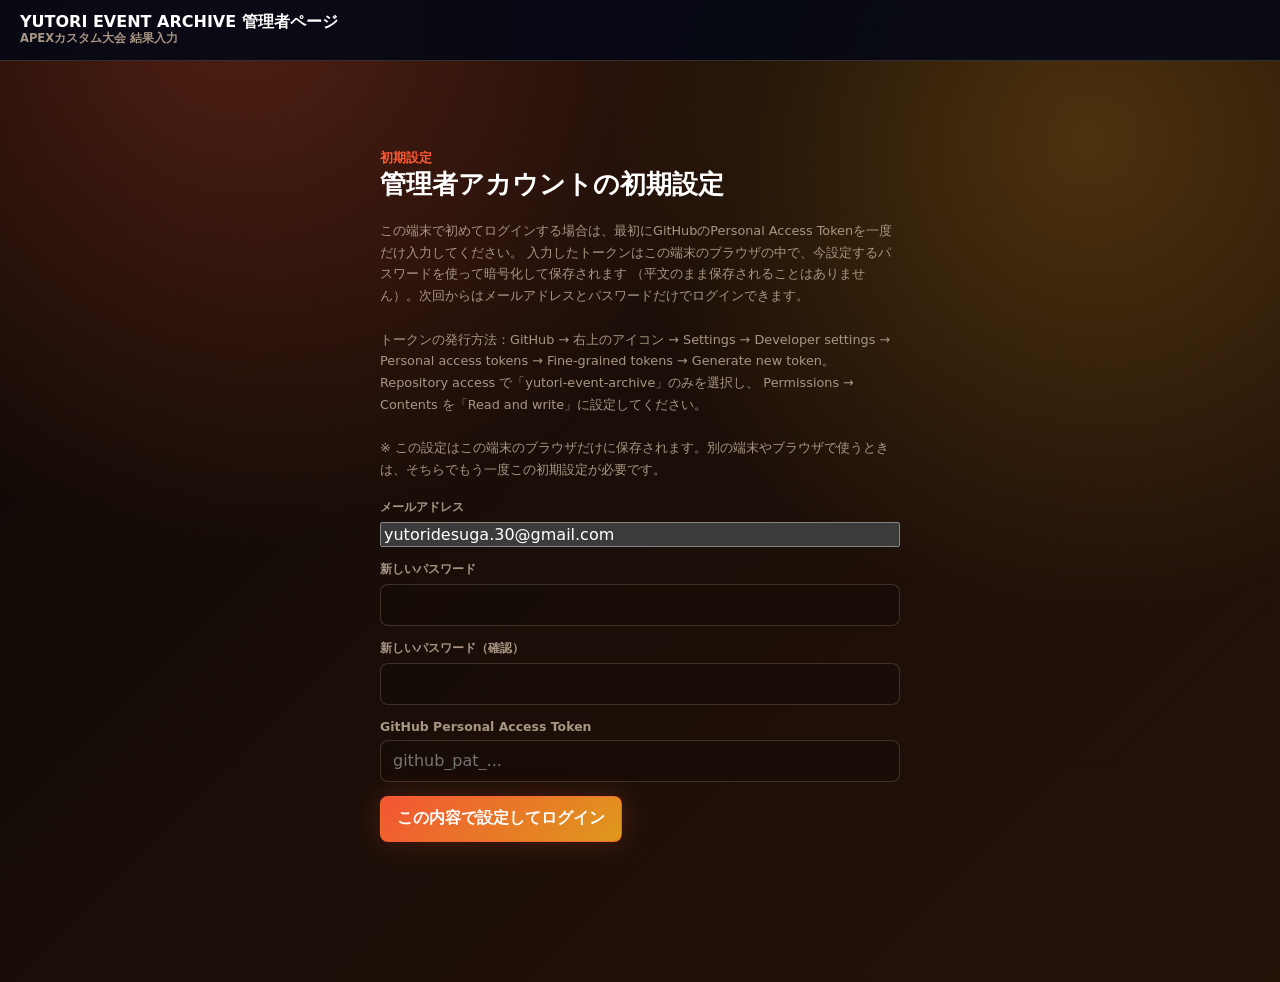
<file: admin/index.html>
<!doctype html>
<html lang="ja">
  <head>
    <meta charset="UTF-8" />
    <meta name="viewport" content="width=device-width, initial-scale=1.0" />
    <meta name="robots" content="noindex, nofollow" />
    <meta name="description" content="YUTORI EVENT ARCHIVE 管理者ページ" />
    <title>管理者ページ | YUTORI EVENT ARCHIVE</title>
    <link rel="icon" href="../images/common/dachshund-logo.svg" />
    <link rel="stylesheet" href="../assets/css/styles.css" />
    <link rel="stylesheet" href="../assets/css/admin.css" />
  </head>
  <body data-page="admin">
    <div id="admin-app"></div>
    <script type="module" src="../assets/js/admin.js"></script>
  </body>
</html>
</file>
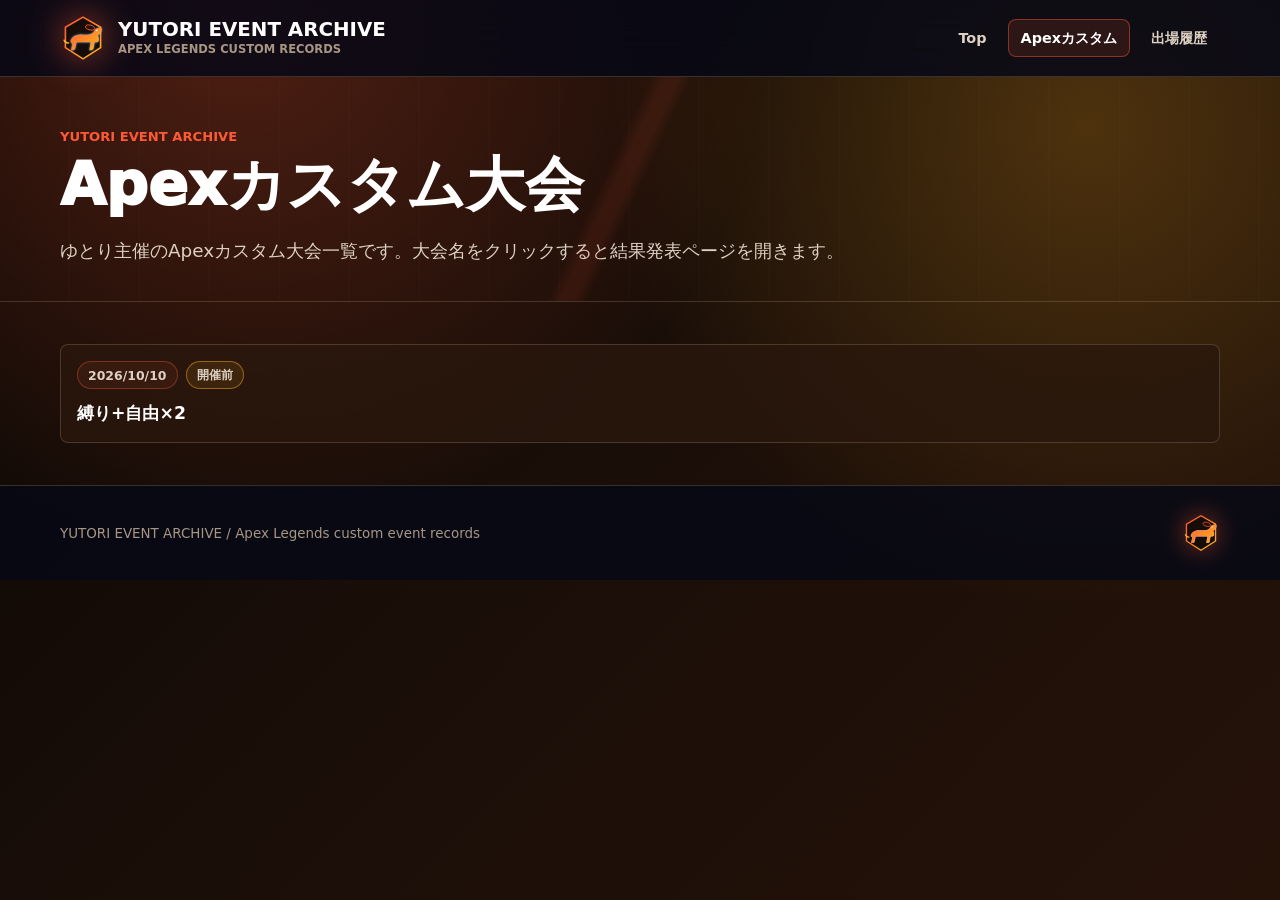
<file: apex-custom/index.html>
<!doctype html>
<html lang="ja">
  <head>
    <meta charset="UTF-8" />
    <meta name="viewport" content="width=device-width, initial-scale=1.0" />
    <meta name="description" content="ゆとり主催 Apex カスタム大会一覧" />
    <title>Apexカスタム一覧 | YUTORI EVENT ARCHIVE</title>
    <link rel="icon" href="../images/common/dachshund-logo.svg" />
    <link rel="stylesheet" href="../assets/css/styles.css" />
  </head>
  <body data-page="apex-list" data-category="apex-custom">
    <div id="app"></div>
    <script type="module" src="../assets/js/app.js"></script>
  </body>
</html>
</file>
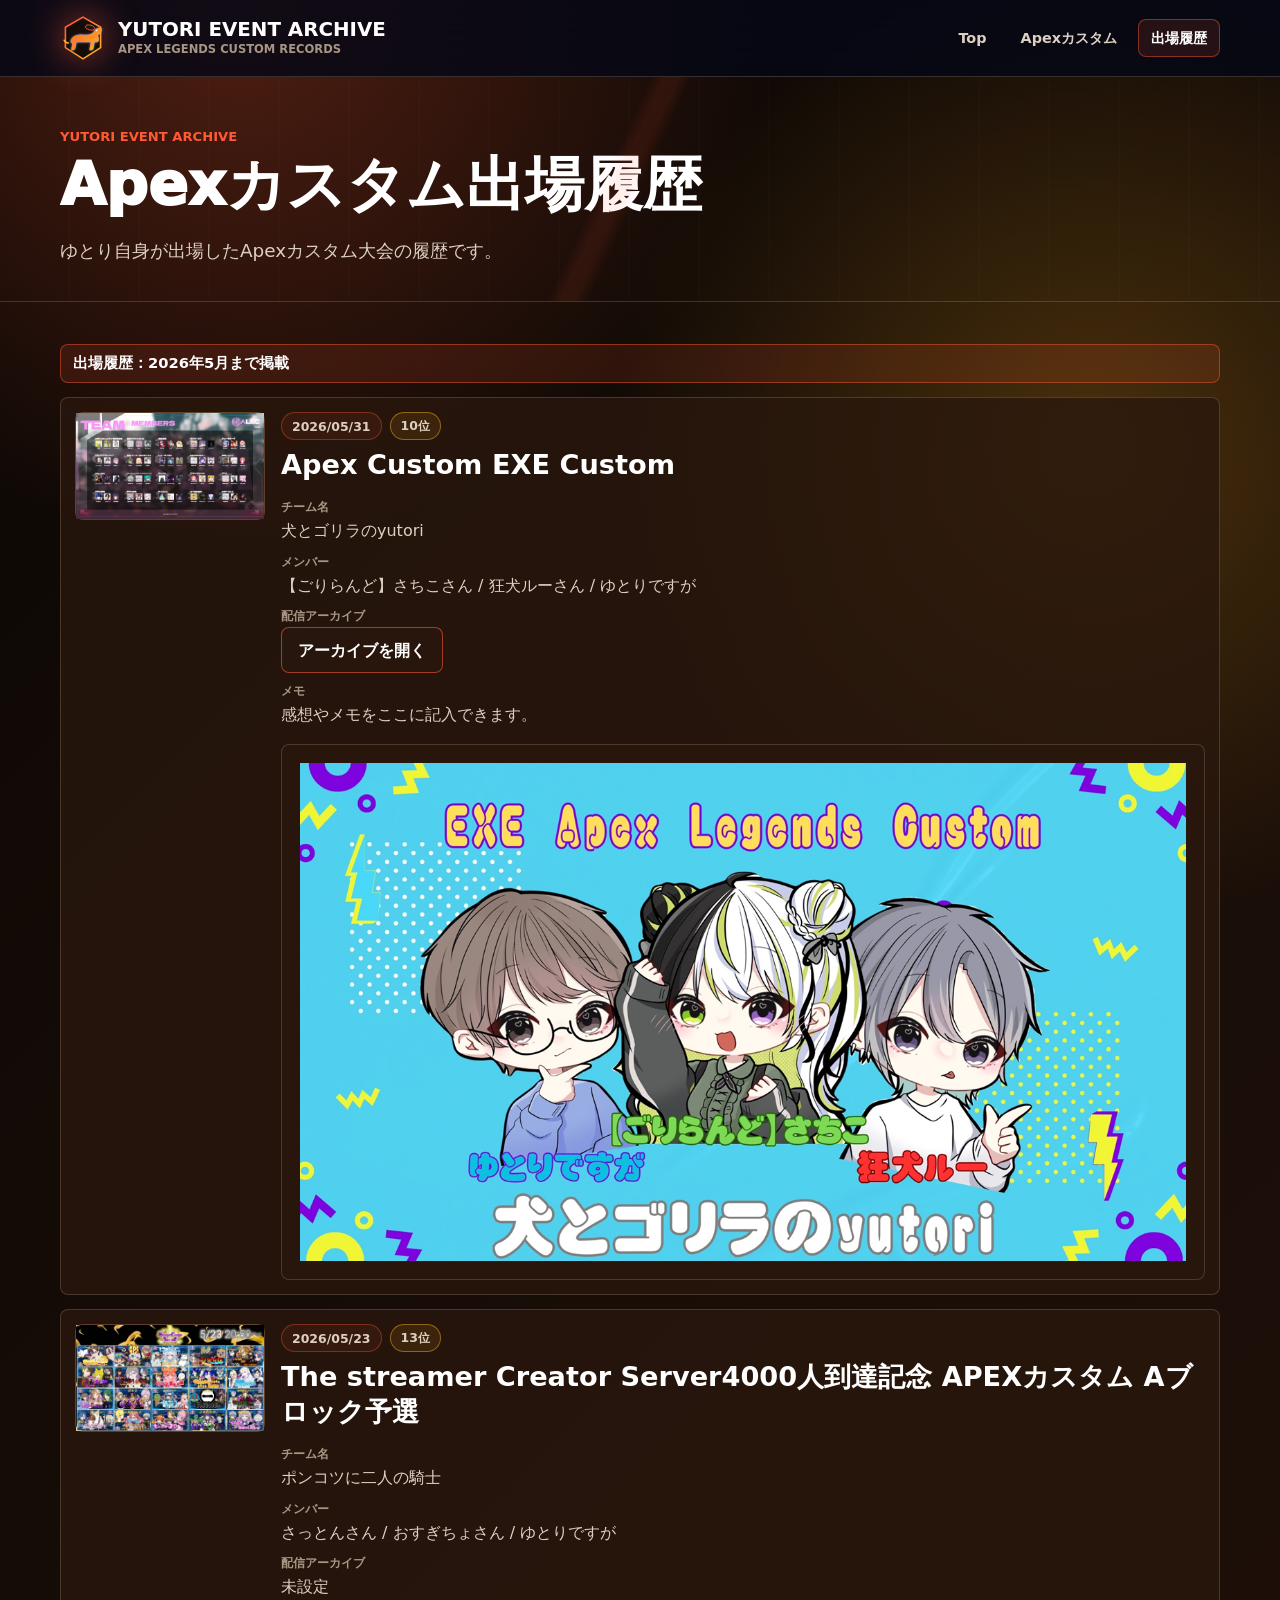
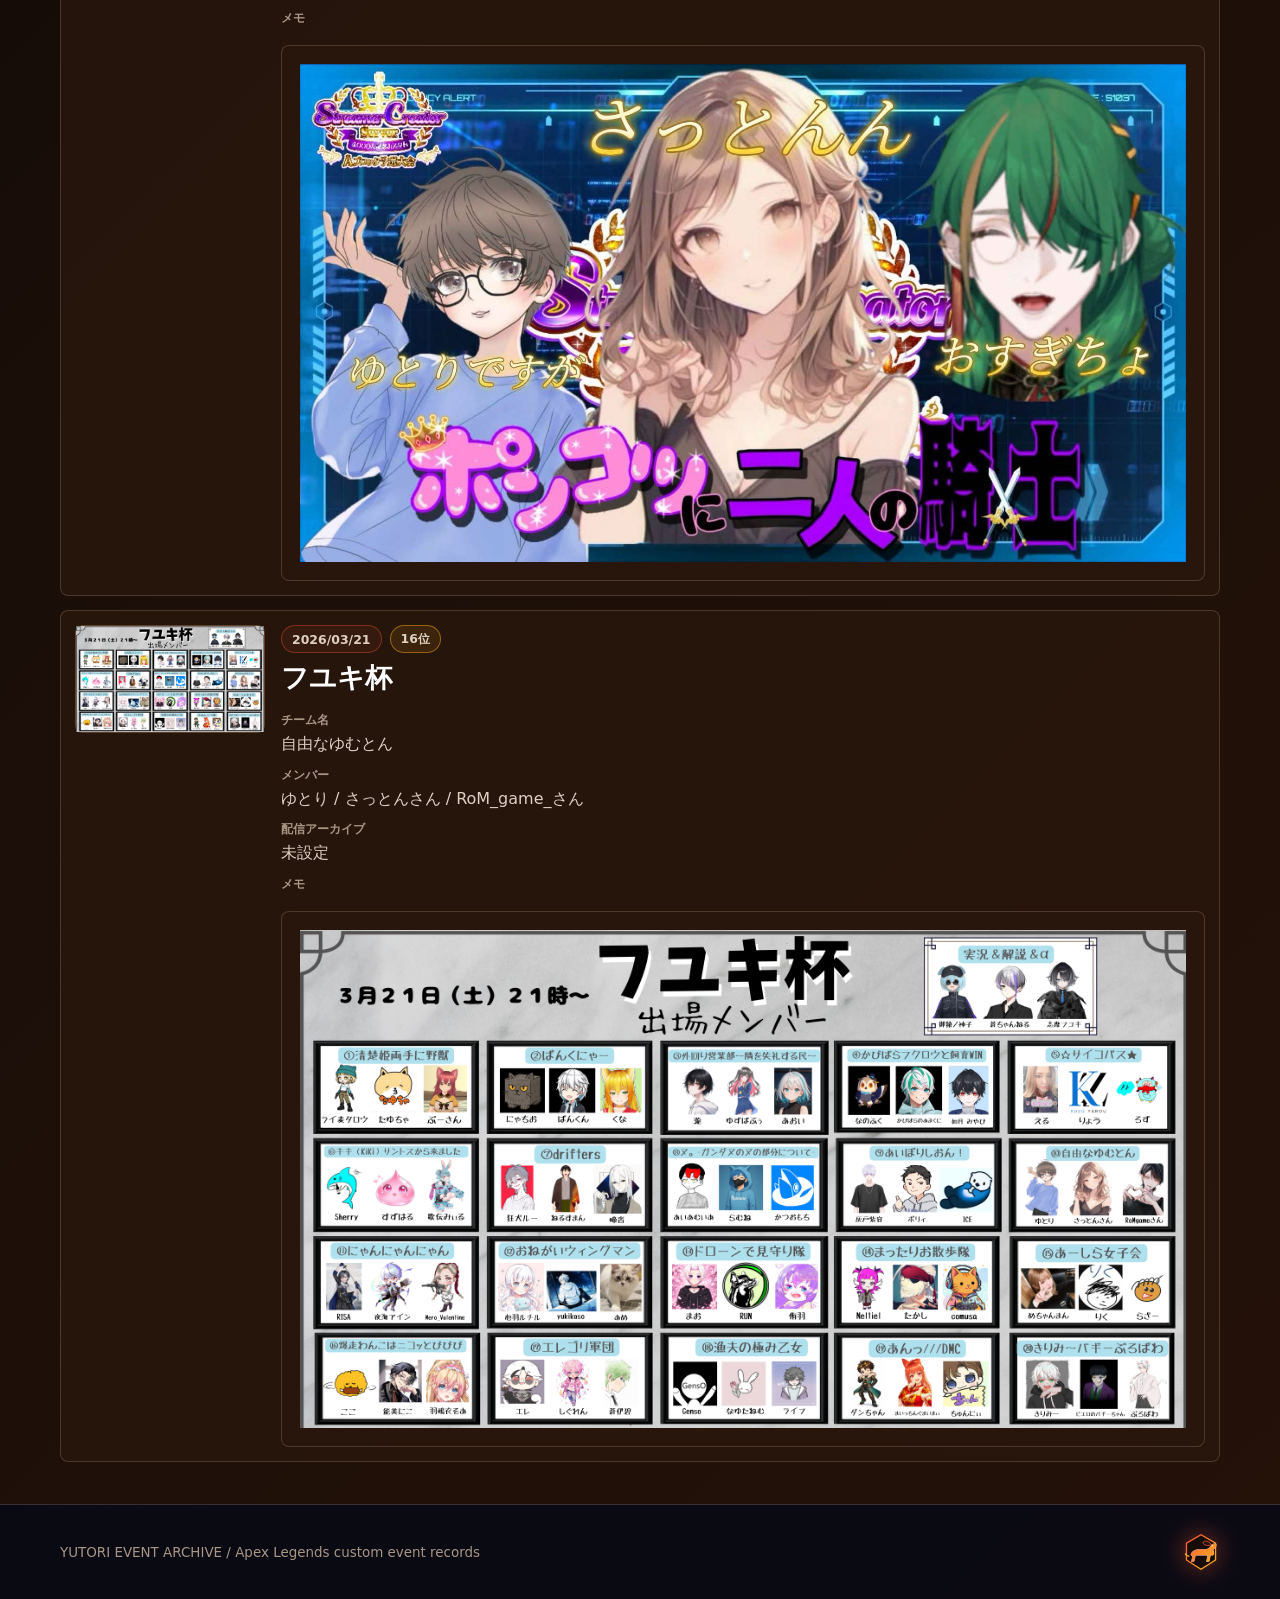
<file: participation-history/index.html>
<!doctype html>
<html lang="ja">
  <head>
    <meta charset="UTF-8" />
    <meta name="viewport" content="width=device-width, initial-scale=1.0" />
    <meta name="description" content="ゆとり Apex カスタム出場履歴" />
    <title>Apexカスタム出場履歴 | YUTORI EVENT ARCHIVE</title>
    <link rel="icon" href="../images/common/dachshund-logo.svg" />
    <link rel="stylesheet" href="../assets/css/styles.css" />
  </head>
  <body data-page="participation">
    <div id="app"></div>
    <script type="module" src="../assets/js/app.js"></script>
  </body>
</html>
</file>
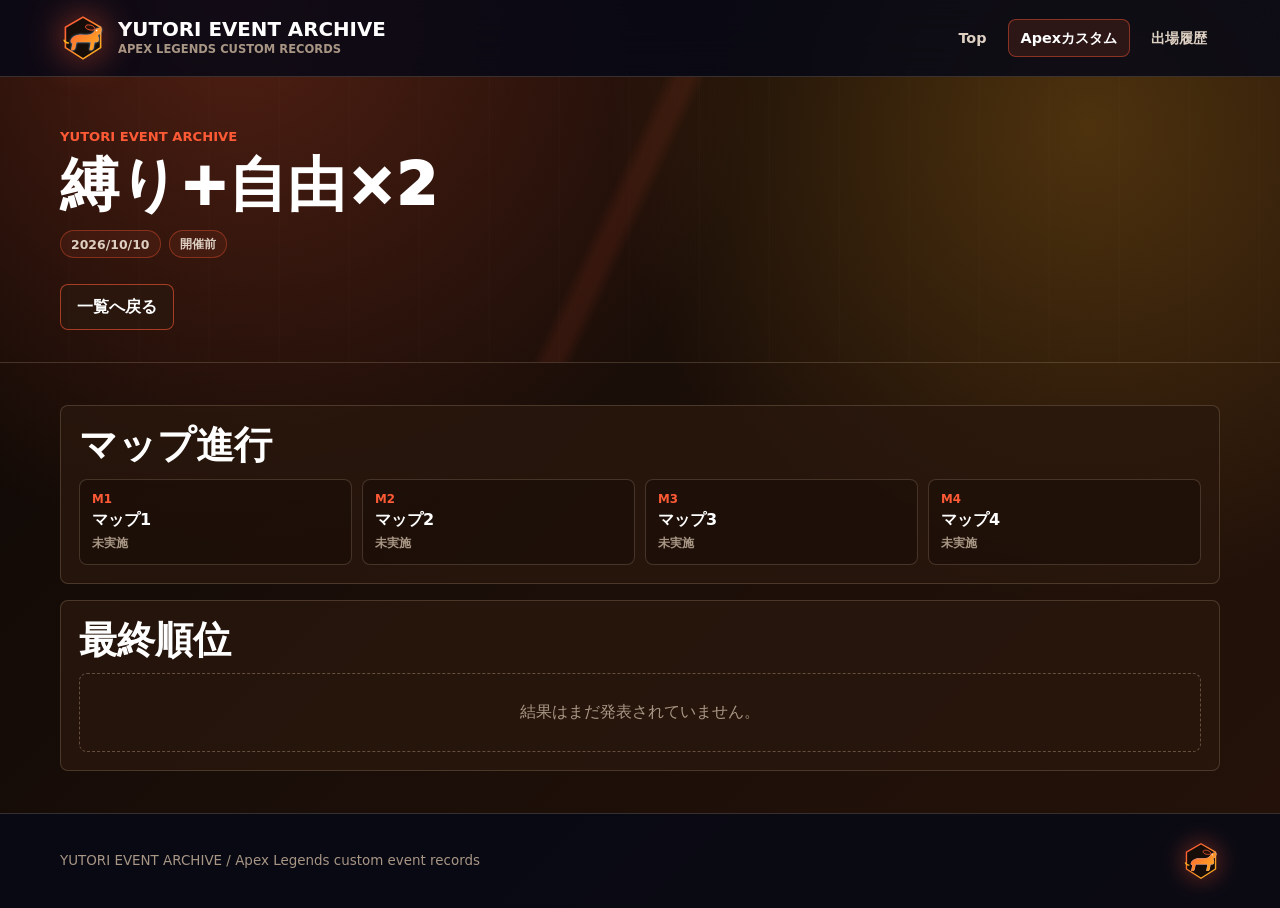
<file: apex-custom/detail.html>
<!doctype html>
<html lang="ja">
  <head>
    <meta charset="UTF-8" />
    <meta name="viewport" content="width=device-width, initial-scale=1.0" />
    <meta name="description" content="Apex カスタム大会詳細" />
    <title>Apexカスタム詳細 | YUTORI EVENT ARCHIVE</title>
    <link rel="icon" href="../images/common/dachshund-logo.svg" />
    <link rel="stylesheet" href="../assets/css/styles.css" />
  </head>
  <body data-page="apex-detail" data-category="apex-custom">
    <div id="app"></div>
    <script type="module" src="../assets/js/app.js"></script>
  </body>
</html>
</file>
<file: assets/css/styles.css>
:root {
  --blue: #ff5a36;
  --navy: #241209;
  --purple: #ffb020;
  --white: #ffffff;
  --ink: #ddd0c2;
  --muted: #a89685;
  --panel: rgba(42, 24, 14, 0.78);
  --line: rgba(196, 168, 140, 0.24);
  --danger: #ff3d68;
  color-scheme: dark;
  font-family:
    "Inter", "Noto Sans JP", "Yu Gothic UI", "Hiragino Sans",
    system-ui, sans-serif;
}

* {
  box-sizing: border-box;
}

html {
  background: #0b0704;
  scroll-behavior: smooth;
}

body {
  overflow-x: hidden;
  min-height: 100vh;
  margin: 0;
  color: var(--white);
  background:
    radial-gradient(circle at 18% 0%, rgba(255, 90, 54, 0.28), transparent 34rem),
    radial-gradient(circle at 85% 14%, rgba(255, 176, 32, 0.22), transparent 30rem),
    linear-gradient(135deg, #0b0704 0%, #1a0e08 48%, #241209 100%);
}

a {
  color: inherit;
  text-decoration: none;
}

img {
  display: block;
  max-width: 100%;
}

button,
input,
select,
textarea {
  font: inherit;
}

.site-shell {
  min-height: 100vh;
  overflow: hidden;
}

.site-header {
  position: sticky;
  top: 0;
  z-index: 20;
  border-bottom: 1px solid var(--line);
  background: rgba(5, 8, 22, 0.82);
  backdrop-filter: blur(18px);
}

.header-inner,
.section-inner,
.footer-inner {
  width: min(1160px, calc(100% - 32px));
  margin: 0 auto;
}

.header-inner {
  display: flex;
  align-items: center;
  justify-content: space-between;
  gap: 18px;
  min-height: 76px;
}

.brand {
  display: inline-flex;
  align-items: center;
  gap: 12px;
  min-width: 0;
  max-width: 100%;
}

.brand-mark {
  width: 46px;
  height: 46px;
  flex: 0 0 auto;
  filter: drop-shadow(0 0 18px rgba(255, 90, 54, 0.6));
}

.brand-text {
  display: grid;
  gap: 2px;
}

.brand-title {
  font-size: clamp(1rem, 2.6vw, 1.24rem);
  font-weight: 900;
  line-height: 1.05;
  letter-spacing: 0;
  overflow-wrap: anywhere;
}

.brand-sub {
  color: var(--muted);
  font-size: 0.72rem;
  font-weight: 700;
  text-transform: uppercase;
}

.nav {
  display: flex;
  align-items: center;
  gap: 8px;
  max-width: 100%;
}

.nav a {
  min-height: 38px;
  display: inline-flex;
  align-items: center;
  border: 1px solid transparent;
  border-radius: 8px;
  padding: 0 12px;
  color: var(--ink);
  font-size: 0.9rem;
  font-weight: 800;
}

.nav a:hover,
.nav a[aria-current="page"] {
  border-color: rgba(255, 90, 54, 0.45);
  color: var(--white);
  background: rgba(255, 90, 54, 0.12);
}

.hero {
  position: relative;
  padding: 70px 0 34px;
  border-bottom: 1px solid var(--line);
}

.hero::before {
  position: absolute;
  inset: 0;
  content: "";
  opacity: 0.18;
  background:
    linear-gradient(115deg, transparent 0 47%, rgba(255, 90, 54, 0.5) 48% 49%, transparent 50%),
    repeating-linear-gradient(90deg, transparent 0 68px, rgba(255, 255, 255, 0.08) 69px 70px);
  pointer-events: none;
}

.hero-grid {
  position: relative;
  display: grid;
  grid-template-columns: minmax(0, 1.2fr) minmax(280px, 0.8fr);
  gap: 30px;
  align-items: center;
}

.eyebrow {
  color: var(--blue);
  font-size: 0.82rem;
  font-weight: 900;
  text-transform: uppercase;
}

h1,
h2,
h3,
p {
  margin: 0;
}

.hero h1 {
  margin-top: 10px;
  max-width: 760px;
  font-size: clamp(2.55rem, 8vw, 5.9rem);
  line-height: 0.92;
  font-weight: 950;
  letter-spacing: 0;
  overflow-wrap: anywhere;
}

.hero-copy {
  margin-top: 18px;
  max-width: 680px;
  color: var(--ink);
  font-size: clamp(1rem, 2vw, 1.15rem);
  line-height: 1.9;
}

.page-hero {
  padding: 52px 0 32px;
}

.page-hero h1 {
  max-width: 1120px;
  font-size: clamp(2.15rem, 4.6vw, 4.35rem);
  line-height: 1.06;
}

.page-hero .hero-copy {
  max-width: 900px;
}

.hero-actions {
  display: flex;
  flex-wrap: wrap;
  gap: 12px;
  margin-top: 26px;
}

.button {
  min-height: 46px;
  display: inline-flex;
  align-items: center;
  justify-content: center;
  gap: 8px;
  border: 1px solid rgba(255, 90, 54, 0.58);
  border-radius: 8px;
  padding: 0 16px;
  color: var(--white);
  background: linear-gradient(135deg, rgba(255, 90, 54, 0.95), rgba(255, 176, 32, 0.86));
  box-shadow: 0 0 28px rgba(255, 90, 54, 0.22);
  font-weight: 900;
}

.button.secondary {
  background: rgba(42, 24, 14, 0.72);
  box-shadow: none;
}

.hero-emblem {
  position: relative;
  min-height: 320px;
  display: grid;
  place-items: center;
}

.emblem-ring {
  width: min(340px, 84vw);
  aspect-ratio: 1;
  display: grid;
  place-items: center;
  border: 1px solid rgba(255, 90, 54, 0.48);
  border-radius: 50%;
  background:
    linear-gradient(145deg, rgba(255, 90, 54, 0.18), rgba(255, 176, 32, 0.1)),
    rgba(20, 11, 6, 0.72);
  box-shadow:
    inset 0 0 50px rgba(255, 90, 54, 0.16),
    0 0 60px rgba(255, 90, 54, 0.2);
}

.emblem-ring img {
  width: 72%;
  filter: drop-shadow(0 0 24px rgba(255, 90, 54, 0.75));
}

.section {
  padding: 42px 0;
}

.section-head {
  display: flex;
  align-items: end;
  justify-content: space-between;
  gap: 18px;
  margin-bottom: 18px;
}

.section h2 {
  font-size: clamp(1.55rem, 4vw, 2.4rem);
  line-height: 1.1;
}

.section-lead {
  max-width: 720px;
  color: var(--ink);
  line-height: 1.8;
}

.grid {
  display: grid;
  grid-template-columns: repeat(auto-fit, minmax(min(100%, 280px), 1fr));
  gap: 16px;
}

.card {
  position: relative;
  min-width: 0;
  overflow: hidden;
  border: 1px solid var(--line);
  border-radius: 8px;
  background: var(--panel);
}

.card-media {
  aspect-ratio: 16 / 9;
  display: grid;
  place-items: center;
  border-bottom: 1px solid var(--line);
  background:
    linear-gradient(135deg, rgba(255, 90, 54, 0.18), rgba(255, 176, 32, 0.18)),
    #140a06;
}

.card-media img {
  width: 100%;
  height: 100%;
  object-fit: cover;
}

.image-placeholder {
  width: 100%;
  height: 100%;
  display: grid;
  place-items: center;
  padding: 18px;
  color: var(--muted);
  font-weight: 900;
  text-align: center;
  background:
    linear-gradient(135deg, rgba(255, 90, 54, 0.13), rgba(255, 176, 32, 0.1)),
    repeating-linear-gradient(135deg, rgba(255, 255, 255, 0.06) 0 1px, transparent 1px 14px);
}

.card-body {
  display: grid;
  gap: 12px;
  padding: 16px;
}

.meta-row {
  display: flex;
  flex-wrap: wrap;
  gap: 8px;
}

.pill {
  min-height: 28px;
  display: inline-flex;
  align-items: center;
  border: 1px solid rgba(255, 90, 54, 0.36);
  border-radius: 999px;
  padding: 0 10px;
  color: var(--ink);
  background: rgba(255, 90, 54, 0.08);
  font-size: 0.78rem;
  font-weight: 800;
}

.pill.purple {
  border-color: rgba(255, 176, 32, 0.46);
  background: rgba(255, 176, 32, 0.1);
}

.card h3 {
  font-size: 1.08rem;
  line-height: 1.45;
  overflow-wrap: anywhere;
}

.card p {
  color: var(--ink);
  line-height: 1.7;
}

.panel {
  min-width: 0;
  border: 1px solid var(--line);
  border-radius: 8px;
  padding: 18px;
  background: var(--panel);
}

.panel + .panel {
  margin-top: 16px;
}

.panel h2,
.panel h3 {
  margin-bottom: 12px;
}

.content-text {
  color: var(--ink);
  line-height: 1.85;
  white-space: pre-line;
}

.table-wrap {
  overflow-x: auto;
  border: 1px solid var(--line);
  border-radius: 8px;
}

table {
  width: 100%;
  min-width: 620px;
  border-collapse: collapse;
}

th,
td {
  border-bottom: 1px solid var(--line);
  padding: 12px;
  text-align: left;
  vertical-align: top;
}

th {
  color: var(--white);
  background: rgba(255, 90, 54, 0.12);
  font-size: 0.82rem;
}

td {
  color: var(--ink);
}

tr:last-child td {
  border-bottom: 0;
}

.map-progress {
  display: flex;
  flex-wrap: wrap;
  gap: 10px;
}

.map-step {
  min-width: 0;
  flex: 1 1 140px;
  display: grid;
  gap: 4px;
  border: 1px solid var(--line);
  border-radius: 8px;
  padding: 12px;
  background: rgba(20, 11, 6, 0.42);
}

.map-step.done {
  border-color: rgba(255, 90, 54, 0.5);
  background: rgba(255, 90, 54, 0.1);
}

.map-step-label {
  color: var(--blue);
  font-size: 0.74rem;
  font-weight: 900;
}

.map-step-name {
  font-weight: 800;
  overflow-wrap: anywhere;
}

.map-step-status {
  color: var(--muted);
  font-size: 0.76rem;
  font-weight: 800;
}

.map-step.done .map-step-status {
  color: var(--blue);
}

.rank-podium {
  display: flex;
  flex-wrap: wrap;
  gap: 12px;
  margin-bottom: 14px;
}

.rank-card {
  min-width: 0;
  flex: 1 1 220px;
  overflow: hidden;
  border: 1px solid var(--line);
  border-radius: 8px;
  background: rgba(20, 11, 6, 0.42);
}

.rank-card.gold {
  order: 2;
  border-color: rgba(250, 204, 21, 0.6);
  background: rgba(250, 204, 21, 0.1);
}

.rank-card.silver {
  order: 1;
  border-color: rgba(203, 213, 225, 0.5);
  background: rgba(203, 213, 225, 0.08);
}

.rank-card.bronze {
  order: 3;
  border-color: rgba(217, 119, 6, 0.55);
  background: rgba(217, 119, 6, 0.1);
}

.rank-podium .rank-card[open] {
  order: 4;
  flex: 1 1 100%;
}

.rank-list {
  display: grid;
  gap: 8px;
}

.rank-row {
  overflow: hidden;
  border: 1px solid var(--line);
  border-radius: 8px;
  background: rgba(20, 11, 6, 0.42);
}

.rank-card > summary,
.rank-row > summary {
  display: flex;
  align-items: center;
  gap: 10px;
  min-height: 52px;
  padding: 12px 14px;
  cursor: pointer;
  list-style: none;
}

.rank-card > summary::-webkit-details-marker,
.rank-row > summary::-webkit-details-marker {
  display: none;
}

.rank-badge {
  min-width: 44px;
  color: var(--white);
  font-weight: 900;
}

.rank-team-name {
  flex: 1 1 auto;
  min-width: 0;
  font-weight: 800;
  overflow-wrap: anywhere;
}

.rank-points {
  color: var(--blue);
  font-weight: 900;
  white-space: nowrap;
}

.rank-chevron {
  width: 10px;
  height: 10px;
  flex: 0 0 auto;
  border-right: 2px solid var(--muted);
  border-bottom: 2px solid var(--muted);
  transform: rotate(45deg);
  transition: transform 0.2s ease;
}

details[open] .rank-chevron {
  transform: rotate(-135deg);
}

.rank-detail {
  display: grid;
  gap: 14px;
  border-top: 1px solid var(--line);
  padding: 14px;
}

.password-gate {
  display: grid;
  gap: 10px;
}

.password-gate-row {
  display: flex;
  flex-wrap: wrap;
  gap: 8px;
}

.password-gate-row input {
  flex: 1 1 220px;
  min-height: 44px;
  border: 1px solid var(--line);
  border-radius: 8px;
  padding: 0 12px;
  color: var(--white);
  background: rgba(20, 11, 6, 0.55);
}

.password-gate-message {
  min-height: 1.2em;
}

.point-breakdown {
  display: grid;
  grid-template-columns: repeat(3, minmax(0, 1fr));
  gap: 10px;
  margin: 0;
}

.point-breakdown div {
  border: 1px solid var(--line);
  border-radius: 8px;
  padding: 10px;
  background: rgba(42, 24, 14, 0.5);
}

.point-breakdown dt {
  color: var(--muted);
  font-size: 0.74rem;
  font-weight: 900;
}

.point-breakdown dd {
  margin: 2px 0 0;
  font-weight: 800;
}

.stat-table {
  min-width: 520px;
}

.stat-table th:first-child,
.stat-table td:first-child {
  white-space: nowrap;
}

.member-stats {
  display: grid;
  gap: 10px;
}

.member-stats h3 {
  margin: 0;
  font-size: 0.95rem;
}

.history-list {
  display: grid;
  gap: 14px;
}

.archive-coverage {
  width: fit-content;
  margin-top: 14px;
  border: 1px solid rgba(255, 90, 54, 0.46);
  border-radius: 8px;
  padding: 9px 12px;
  color: var(--white);
  background: rgba(255, 90, 54, 0.12);
  font-size: 0.92rem;
  font-weight: 900;
}

.archive-coverage.panel {
  width: 100%;
  margin: 0 0 14px;
}

.history-item {
  display: grid;
  grid-template-columns: 190px minmax(0, 1fr);
  gap: 16px;
  border: 1px solid var(--line);
  border-radius: 8px;
  padding: 14px;
  background: var(--panel);
}

.history-item h2 {
  margin: 8px 0 12px;
  font-size: clamp(1.2rem, 2.4vw, 1.7rem);
  line-height: 1.28;
  overflow-wrap: anywhere;
}

.history-item .card-media {
  border: 1px solid var(--line);
  border-radius: 8px;
}

.kv {
  display: grid;
  gap: 10px;
}

.kv div {
  display: grid;
  gap: 2px;
}

.kv dt {
  color: var(--muted);
  font-size: 0.76rem;
  font-weight: 900;
}

.kv dd {
  margin: 0;
  color: var(--ink);
  line-height: 1.6;
}

.site-footer {
  border-top: 1px solid var(--line);
  padding: 28px 0;
  background: rgba(5, 8, 22, 0.78);
}

.footer-inner {
  display: flex;
  align-items: center;
  justify-content: space-between;
  gap: 16px;
  color: var(--muted);
  font-size: 0.84rem;
}

.footer-inner img {
  width: 38px;
  filter: drop-shadow(0 0 12px rgba(255, 90, 54, 0.48));
}

.empty {
  border: 1px dashed rgba(196, 168, 140, 0.4);
  border-radius: 8px;
  padding: 28px;
  color: var(--muted);
  text-align: center;
}

@media (max-width: 880px) {
  .header-inner {
    align-items: flex-start;
    flex-direction: column;
    gap: 12px;
    min-height: auto;
    padding: 12px 0;
  }

  .brand-mark {
    width: 40px;
    height: 40px;
  }

  .nav {
    width: 100%;
    overflow-x: auto;
    padding-bottom: 2px;
    scrollbar-width: none;
  }

  .nav::-webkit-scrollbar {
    display: none;
  }

  .nav a {
    min-height: 36px;
    padding: 0 10px;
    font-size: 0.84rem;
    white-space: nowrap;
  }

  .hero {
    padding: 34px 0 26px;
  }

  .page-hero {
    padding: 30px 0 24px;
  }

  .page-hero h1 {
    font-size: clamp(2rem, 8vw, 3rem);
    line-height: 1.12;
  }

  .hero-grid {
    grid-template-columns: 1fr;
    gap: 20px;
  }

  .hero-emblem {
    min-height: 160px;
  }

  .emblem-ring {
    width: min(220px, 64vw);
  }

  .grid {
    grid-template-columns: 1fr;
  }

  .rank-podium {
    flex-direction: column;
  }

  .rank-card.gold,
  .rank-card.silver,
  .rank-card.bronze {
    order: initial;
  }

  .point-breakdown {
    grid-template-columns: 1fr;
  }

  .section-head,
  .footer-inner {
    align-items: flex-start;
    flex-direction: column;
    gap: 12px;
  }

  .history-item {
    grid-template-columns: 1fr;
  }
}

@media (max-width: 520px) {
  .header-inner,
  .section-inner,
  .footer-inner {
    width: min(100% - 24px, 1160px);
  }

  .brand {
    gap: 10px;
  }

  .brand-title {
    font-size: 0.98rem;
  }

  .brand-sub {
    font-size: 0.66rem;
  }

  .hero-copy {
    margin-top: 14px;
    font-size: 0.95rem;
    line-height: 1.75;
  }

  .hero h1 {
    font-size: 2.15rem;
    line-height: 1;
  }

  .page-hero h1 {
    font-size: 1.86rem;
    line-height: 1.15;
  }

  .button {
    width: 100%;
    min-height: 44px;
    padding: 0 12px;
  }

  .hero-actions {
    gap: 10px;
    margin-top: 20px;
  }

  .section {
    padding: 28px 0;
  }

  .section h2 {
    font-size: 1.42rem;
  }

  .panel,
  .card-body {
    padding: 12px;
  }

  .history-item {
    gap: 12px;
    padding: 12px;
  }

  .history-item h2 {
    font-size: 1.18rem;
    line-height: 1.32;
  }

  .table-wrap {
    margin-inline: -2px;
  }

  th,
  td {
    padding: 10px;
  }

  .map-step {
    flex-basis: 100%;
  }

  .rank-card > summary,
  .rank-row > summary {
    flex-wrap: wrap;
    gap: 6px 10px;
  }

  .rank-detail {
    padding: 12px;
  }
}
</file>
<file: assets/css/admin.css>
.admin-shell {
  min-height: 100vh;
}

.admin-header {
  position: sticky;
  top: 0;
  z-index: 20;
  display: flex;
  align-items: center;
  justify-content: space-between;
  gap: 12px;
  border-bottom: 1px solid var(--line);
  padding: 14px 20px;
  background: rgba(5, 8, 22, 0.9);
  backdrop-filter: blur(18px);
}

.admin-header .brand-title {
  font-size: 1rem;
  font-weight: 900;
}

.admin-header .brand-sub {
  color: var(--muted);
  font-size: 0.72rem;
  font-weight: 800;
}

.admin-main {
  width: min(960px, calc(100% - 32px));
  margin: 0 auto;
  padding: 28px 0 80px;
}

.admin-login {
  display: grid;
  gap: 18px;
  max-width: 520px;
  margin: 60px auto;
}

.admin-login h1 {
  font-size: 1.6rem;
}

.field {
  display: grid;
  gap: 6px;
  margin-bottom: 14px;
}

.field label {
  color: var(--muted);
  font-size: 0.78rem;
  font-weight: 800;
}

.field input[type="text"],
.field input[type="password"],
.field input[type="number"],
.field input[type="url"],
.field textarea,
.field select {
  min-height: 42px;
  border: 1px solid var(--line);
  border-radius: 8px;
  padding: 8px 12px;
  color: var(--white);
  background: rgba(20, 11, 6, 0.55);
  width: 100%;
}

.field textarea {
  min-height: 84px;
  resize: vertical;
  line-height: 1.6;
}

.field-row {
  display: grid;
  grid-template-columns: repeat(auto-fit, minmax(140px, 1fr));
  gap: 10px;
}

.hint {
  color: var(--muted);
  font-size: 0.8rem;
  line-height: 1.7;
}

.message-banner {
  border: 1px solid rgba(255, 90, 54, 0.42);
  border-radius: 8px;
  padding: 12px 14px;
  background: rgba(255, 90, 54, 0.1);
  font-weight: 700;
  line-height: 1.7;
  white-space: pre-line;
}

.message-banner.error {
  border-color: rgba(251, 113, 133, 0.5);
  background: rgba(251, 113, 133, 0.1);
  color: var(--danger);
}

.event-list {
  display: grid;
  gap: 10px;
  margin-top: 18px;
}

.event-row {
  display: flex;
  align-items: center;
  justify-content: space-between;
  gap: 12px;
  flex-wrap: wrap;
  border: 1px solid var(--line);
  border-radius: 8px;
  padding: 14px;
  background: rgba(20, 11, 6, 0.42);
}

.event-row-title {
  font-weight: 900;
}

.event-row-meta {
  color: var(--muted);
  font-size: 0.82rem;
}

.admin-toolbar {
  display: flex;
  flex-wrap: wrap;
  gap: 10px;
  align-items: center;
  justify-content: space-between;
  margin-bottom: 14px;
}

.form-section {
  border: 1px solid var(--line);
  border-radius: 8px;
  padding: 16px;
  margin-bottom: 16px;
  background: var(--panel);
}

.form-section h2 {
  margin-bottom: 14px;
  font-size: 1.1rem;
}

.map-row,
.team-block-head {
  display: flex;
  align-items: center;
  gap: 8px;
}

.map-row {
  margin-bottom: 8px;
}

.map-row .field {
  flex: 1 1 auto;
  margin-bottom: 0;
}

.map-done-toggle {
  display: inline-flex;
  align-items: center;
  gap: 6px;
  flex: 0 0 auto;
  color: var(--ink);
  font-size: 0.84rem;
  white-space: nowrap;
}

.team-block {
  border: 1px solid var(--line);
  border-radius: 8px;
  margin-bottom: 10px;
  background: rgba(20, 11, 6, 0.42);
  overflow: hidden;
}

.team-block > summary {
  display: flex;
  align-items: center;
  gap: 10px;
  min-height: 48px;
  padding: 10px 14px;
  cursor: pointer;
  list-style: none;
  font-weight: 800;
}

.team-block > summary::-webkit-details-marker {
  display: none;
}

.team-block-body {
  display: grid;
  gap: 14px;
  padding: 14px;
  border-top: 1px solid var(--line);
}

.stat-grid-table {
  width: 100%;
  min-width: 480px;
  border-collapse: collapse;
}

.stat-grid-table th,
.stat-grid-table td {
  border: 1px solid var(--line);
  padding: 6px;
  text-align: center;
}

.stat-grid-table th {
  background: rgba(255, 90, 54, 0.12);
  font-size: 0.76rem;
  white-space: nowrap;
}

.stat-grid-table input {
  width: 64px;
  min-height: 34px;
  border: 1px solid var(--line);
  border-radius: 6px;
  padding: 4px;
  color: var(--white);
  background: rgba(20, 11, 6, 0.6);
  text-align: center;
}

.member-block {
  border-top: 1px dashed rgba(196, 168, 140, 0.25);
  padding-top: 12px;
  margin-top: 4px;
}

.member-block .field {
  max-width: 320px;
}

.icon-button {
  min-width: 32px;
  min-height: 32px;
  display: inline-flex;
  align-items: center;
  justify-content: center;
  border: 1px solid rgba(251, 113, 133, 0.4);
  border-radius: 8px;
  padding: 0 10px;
  color: var(--danger);
  background: rgba(251, 113, 133, 0.08);
  font-weight: 900;
  font-size: 0.8rem;
}

.password-box {
  border: 1px solid rgba(255, 90, 54, 0.32);
  border-radius: 8px;
  padding: 14px;
  background: rgba(255, 90, 54, 0.06);
}

.password-box .field-row {
  align-items: end;
}

.form-actions {
  position: sticky;
  bottom: 0;
  display: flex;
  flex-wrap: wrap;
  gap: 10px;
  justify-content: space-between;
  padding: 14px;
  margin-top: 20px;
  border: 1px solid var(--line);
  border-radius: 8px;
  background: rgba(5, 8, 22, 0.92);
  backdrop-filter: blur(18px);
}

.form-actions .left,
.form-actions .right {
  display: flex;
  flex-wrap: wrap;
  gap: 10px;
}

.busy {
  opacity: 0.6;
  pointer-events: none;
}

@media (max-width: 620px) {
  .admin-header {
    flex-direction: column;
    align-items: flex-start;
  }

  .form-actions {
    flex-direction: column;
  }
}
</file>
